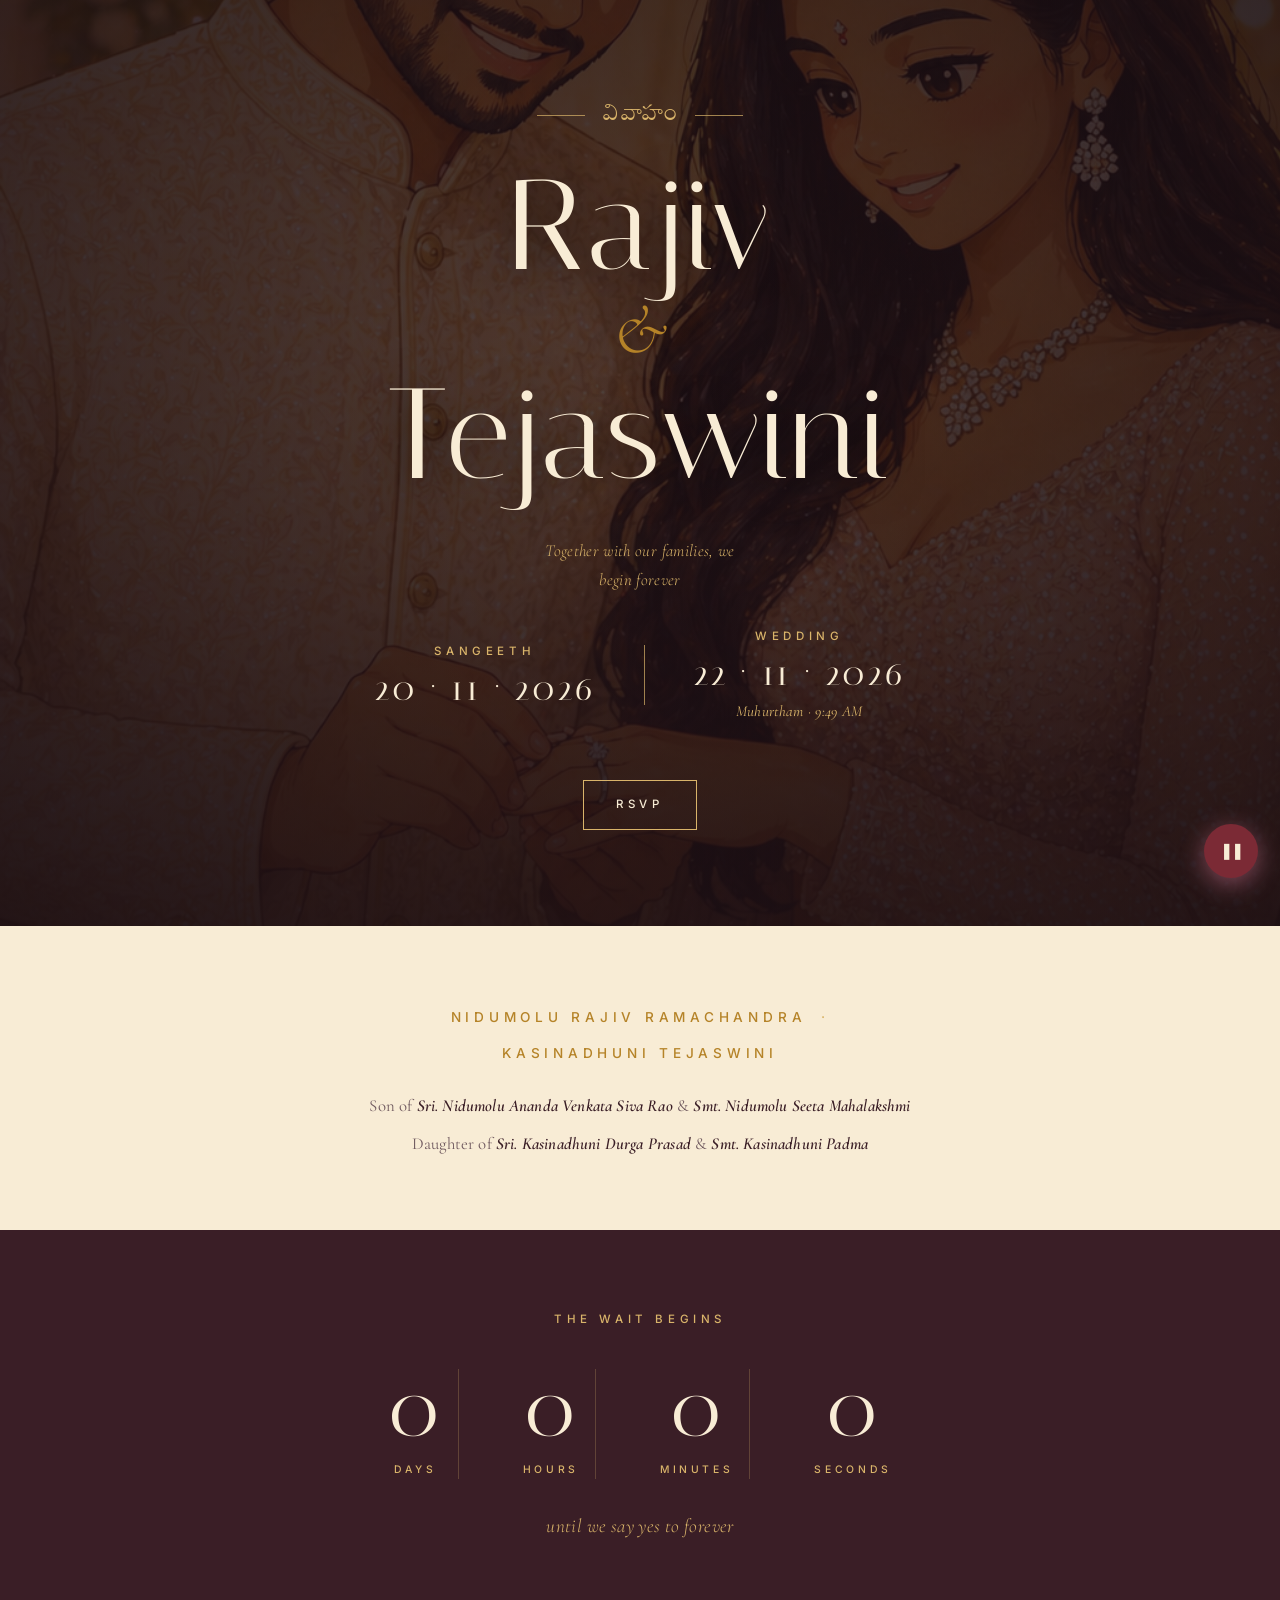
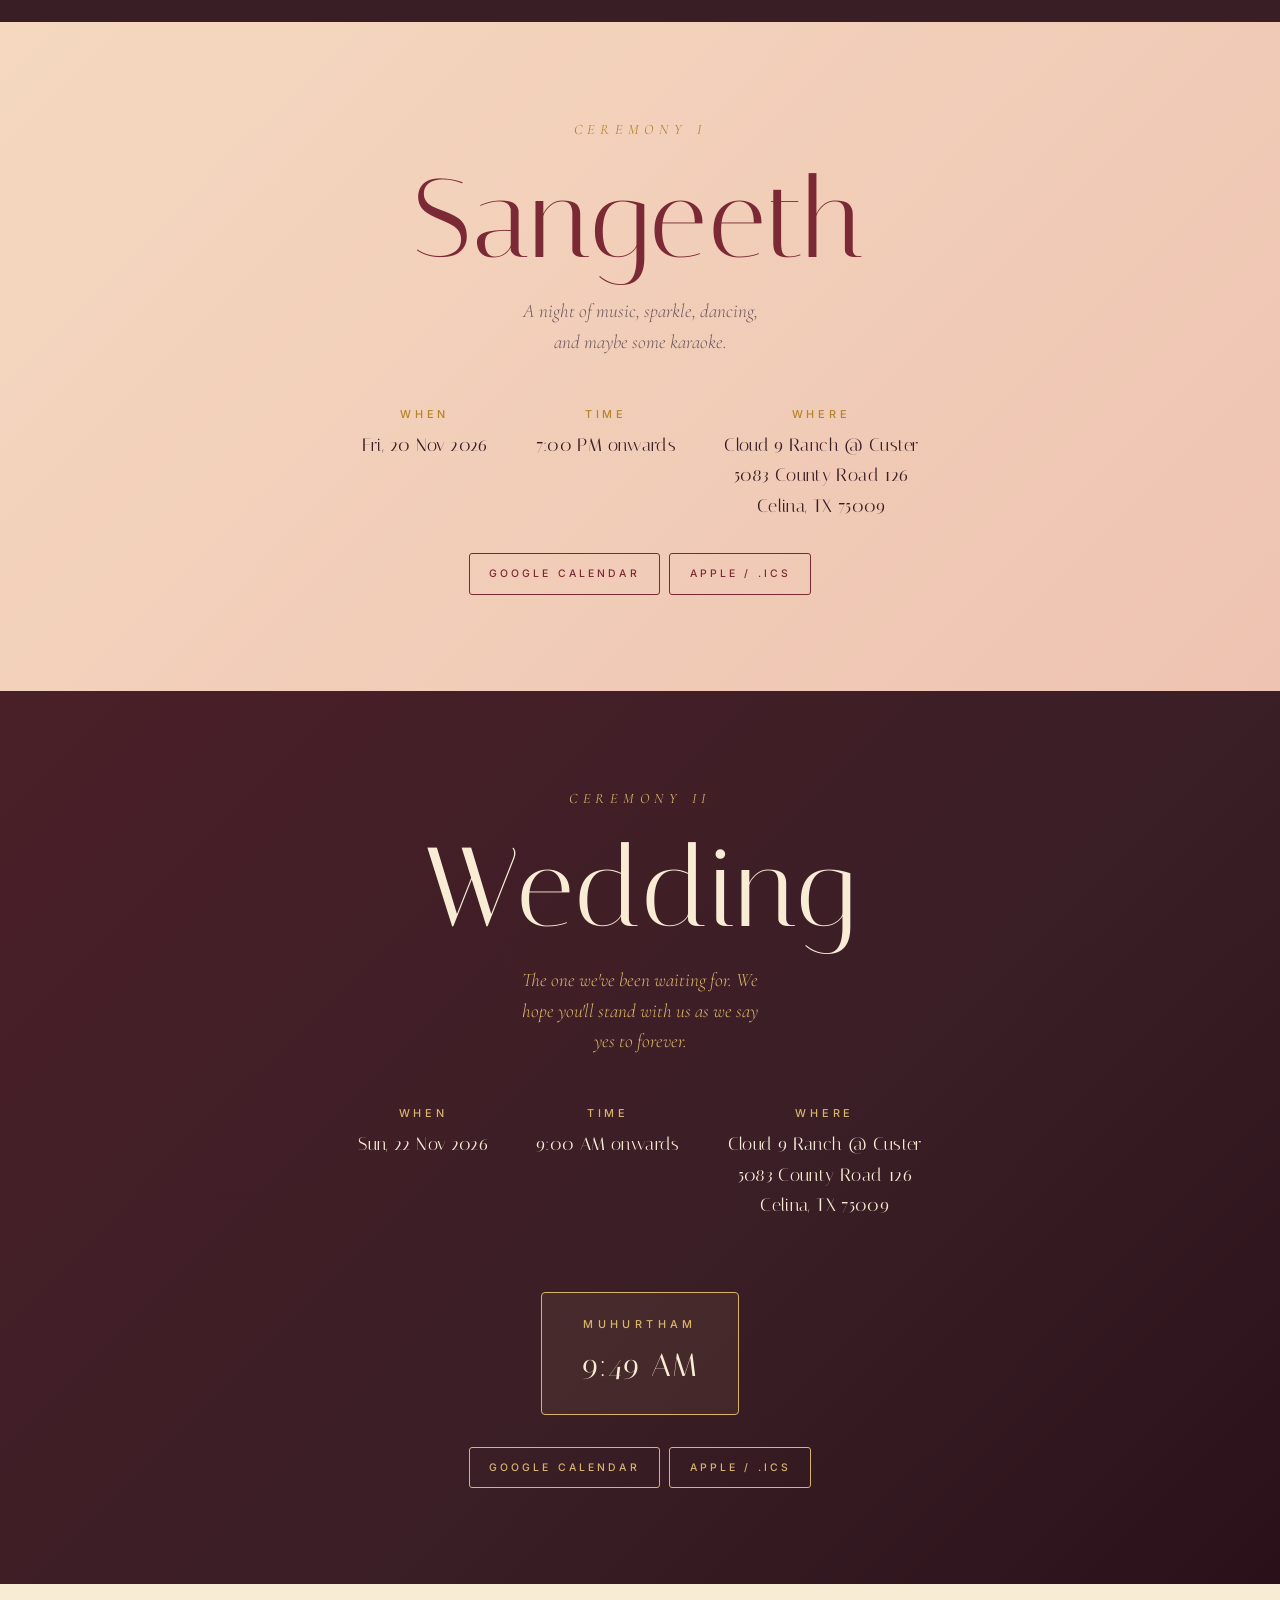
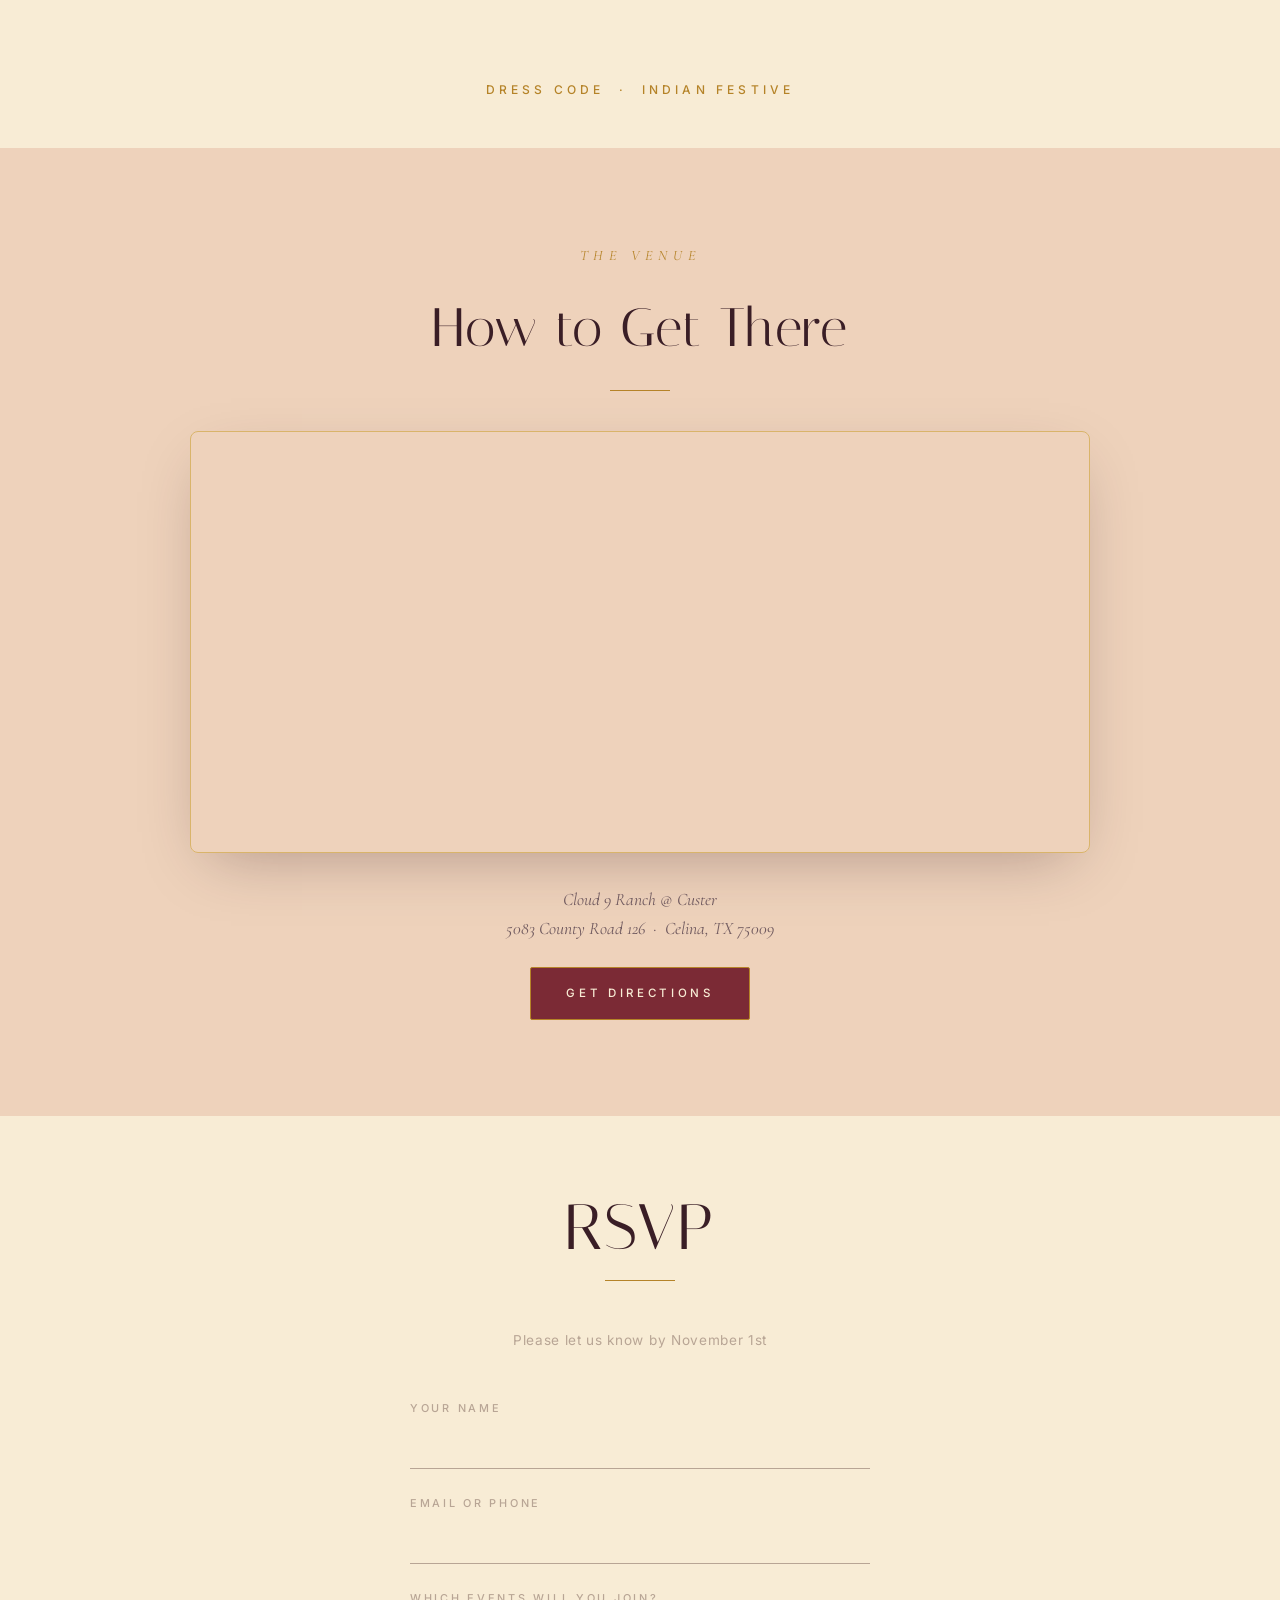
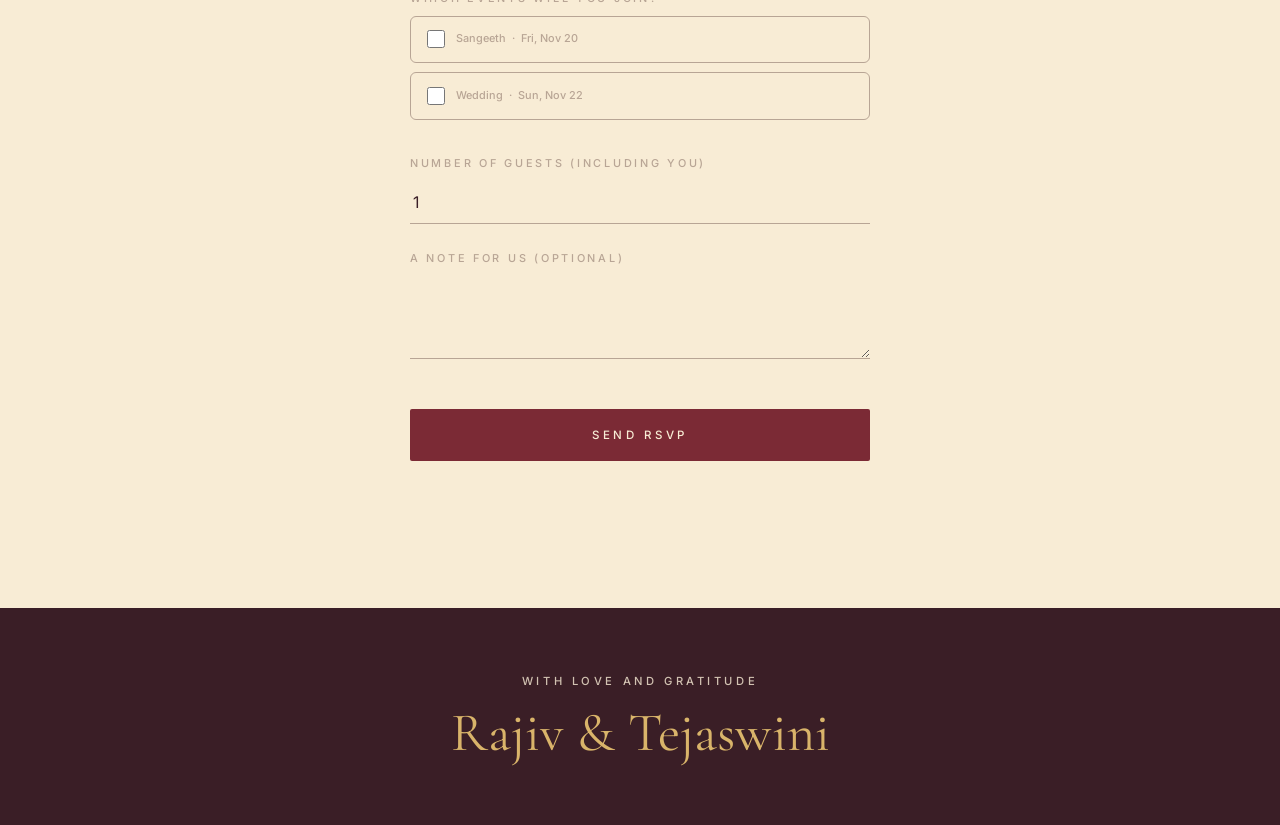
<file: index.html>
<!DOCTYPE html>
<html lang="en">
<head>
  <meta charset="UTF-8" />
  <meta name="viewport" content="width=device-width, initial-scale=1.0" />
  <title>Rajiv &amp; Tejaswini · Wedding</title>
  <meta name="description" content="Join us for our wedding on November 22, 2026" />
  <link rel="preconnect" href="https://fonts.googleapis.com" />
  <link rel="preconnect" href="https://fonts.gstatic.com" crossorigin />
  <link href="https://fonts.googleapis.com/css2?family=Cormorant+Garamond:ital,wght@0,300;0,400;0,500;0,600;1,300;1,400;1,500&family=Italiana&family=Inter:wght@400;500&family=Tiro+Telugu&display=swap" rel="stylesheet" />
  <link rel="stylesheet" href="styles.css" />
</head>
<body>
  <header class="hero">
    <video class="hero-bg" autoplay loop muted playsinline preload="auto" poster="couple.png">
      <source src="wedding.mp4" type="video/mp4" />
    </video>
    <div class="hero-overlay"></div>
    <div class="hero-content">
      <p class="hero-mark"><span class="telugu">వివాహం</span></p>
      <h1 class="names">
        <span>Rajiv</span>
        <span class="amp">&amp;</span>
        <span>Tejaswini</span>
      </h1>
      <p class="invitation">Together with our families, we begin forever</p>
      <div class="hero-dates">
        <div class="hero-date">
          <p class="date-eyebrow">Sangeeth</p>
          <p class="date-value">20 · 11 · 2026</p>
        </div>
        <div class="hero-divider"></div>
        <div class="hero-date">
          <p class="date-eyebrow">Wedding</p>
          <p class="date-value">22 · 11 · 2026</p>
          <p class="muhurtham-note">Muhurtham · 9:49 AM</p>
        </div>
      </div>
      <a class="scroll-cue" href="#rsvp">RSVP</a>
    </div>
  </header>

  <section class="parents-section">
    <div class="parents-inner">
      <p class="full-names">
        <span>Nidumolu Rajiv Ramachandra</span>
        <span class="sep" aria-hidden="true">·</span>
        <span>Kasinadhuni Tejaswini</span>
      </p>
      <div class="parents">
        <p>Son of <em>Sri. Nidumolu Ananda Venkata Siva Rao</em> &amp; <em>Smt. Nidumolu Seeta Mahalakshmi</em></p>
        <p>Daughter of <em>Sri. Kasinadhuni Durga Prasad</em> &amp; <em>Smt. Kasinadhuni Padma</em></p>
      </div>
    </div>
  </section>

  <section class="countdown">
    <p class="countdown-eyebrow">The Wait Begins</p>
    <div class="countdown-grid">
      <div><span id="cd-days">—</span><small>Days</small></div>
      <div><span id="cd-hours">—</span><small>Hours</small></div>
      <div><span id="cd-minutes">—</span><small>Minutes</small></div>
      <div><span id="cd-seconds">—</span><small>Seconds</small></div>
    </div>
    <p class="countdown-caption">until we say yes to forever</p>
  </section>

  <section class="ceremonies">
    <article class="ceremony sangeeth reveal">
      <div class="ceremony-inner">
        <p class="ceremony-numeral">Ceremony I</p>
        <h2 class="ceremony-name">Sangeeth</h2>
        <p class="ceremony-vibe">A night of music, sparkle, dancing, and maybe some karaoke.</p>
        <div class="ceremony-meta">
          <div><span class="meta-label">When</span><span class="meta-value">Fri, 20 Nov 2026</span></div>
          <div><span class="meta-label">Time</span><span class="meta-value">7:00 PM onwards</span></div>
          <div><span class="meta-label">Where</span><span class="meta-value">Cloud 9 Ranch @ Custer<br />5083 County Road 126<br />Celina, TX 75009</span></div>
        </div>
        <div class="add-cal" data-event="sangeeth">
          <a class="cal-btn cal-google" target="_blank" rel="noopener">Google Calendar</a>
          <a class="cal-btn cal-ics">Apple / .ics</a>
        </div>
      </div>
    </article>

    <article class="ceremony wedding reveal">
      <div class="ceremony-inner">
        <p class="ceremony-numeral">Ceremony II</p>
        <h2 class="ceremony-name">Wedding</h2>
        <p class="ceremony-vibe">The one we've been waiting for. We hope you'll stand with us as we say yes to forever.</p>
        <div class="ceremony-meta">
          <div><span class="meta-label">When</span><span class="meta-value">Sun, 22 Nov 2026</span></div>
          <div><span class="meta-label">Time</span><span class="meta-value">9:00 AM onwards</span></div>
          <div><span class="meta-label">Where</span><span class="meta-value">Cloud 9 Ranch @ Custer<br />5083 County Road 126<br />Celina, TX 75009</span></div>
        </div>
        <div class="muhurtham-badge">
          <span class="badge-label">Muhurtham</span>
          <span class="badge-time">9:49 AM</span>
        </div>
        <div class="add-cal" data-event="wedding">
          <a class="cal-btn cal-google" target="_blank" rel="noopener">Google Calendar</a>
          <a class="cal-btn cal-ics">Apple / .ics</a>
        </div>
      </div>
    </article>

    <p class="dress-note">Dress Code &nbsp;·&nbsp; Indian Festive</p>
  </section>

  <section class="map-section">
    <div class="map-inner">
      <p class="map-eyebrow">The Venue</p>
      <h2>How to Get There</h2>
      <div class="map-wrap">
        <iframe
          src="https://www.google.com/maps?q=5083+County+Road+126+Celina+TX+75009&output=embed"
          width="100%" height="420"
          style="border:0"
          allowfullscreen
          loading="lazy"
          referrerpolicy="no-referrer-when-downgrade"
          title="Cloud 9 Ranch @ Custer map"></iframe>
      </div>
      <p class="map-address">Cloud 9 Ranch @ Custer<br />5083 County Road 126 &nbsp;·&nbsp; Celina, TX 75009</p>
      <a class="map-directions" href="https://www.google.com/maps/dir/?api=1&destination=5083+County+Road+126+Celina+TX+75009" target="_blank" rel="noopener">Get Directions</a>
    </div>
  </section>

  <section class="rsvp" id="rsvp">
    <h2 class="reveal">RSVP</h2>
    <p class="rsvp-sub reveal">Please let us know by November 1st</p>
    <form id="rsvp-form" class="reveal" novalidate>
      <label>
        <span>Your Name</span>
        <input type="text" name="name" required />
      </label>
      <label>
        <span>Email or Phone</span>
        <input type="text" name="contact" required />
      </label>
      <fieldset>
        <legend>Which events will you join?</legend>
        <label class="checkbox">
          <input type="checkbox" name="events" value="Sangeeth" />
          <span>Sangeeth &nbsp;·&nbsp; Fri, Nov 20</span>
        </label>
        <label class="checkbox">
          <input type="checkbox" name="events" value="Wedding" />
          <span>Wedding &nbsp;·&nbsp; Sun, Nov 22</span>
        </label>
      </fieldset>
      <label>
        <span>Number of guests (including you)</span>
        <input type="number" name="guests" min="1" max="8" value="1" required />
      </label>
      <label>
        <span>A note for us (optional)</span>
        <textarea name="note" rows="3"></textarea>
      </label>
      <button type="submit">Send RSVP</button>
      <p class="status" id="status" role="status" aria-live="polite"></p>
    </form>
  </section>

  <footer>
    <p>With love and gratitude</p>
    <p class="signoff">Rajiv &amp; Tejaswini</p>
  </footer>

  <audio id="bg-audio" loop preload="auto">
    <source src="song.mp3" type="audio/mpeg" />
  </audio>
  <button id="music-toggle" type="button" aria-label="Play music" title="Play music">
    <span class="music-icon">♪</span>
  </button>


  <script src="script.js"></script>
</body>
</html>
</file>
<file: styles.css>
:root {
  --bg: #f8ecd5;
  --bg-deep: #eed2bb;
  --bg-blue: #e8c4b8;
  --ink: #3a1e26;
  --ink-soft: #705a5f;
  --accent: #7b2a35;
  --accent-soft: #b56d78;
  --blue: #e0b9a6;
  --blue-deep: #b56d78;
  --peach: #e0b9a6;
  --mute: #b8a595;
  --gold: #b58328;
  --gold-soft: #d9b46a;
  --footer-bg: #3a1e26;
}

* { box-sizing: border-box; margin: 0; padding: 0; }

html { scroll-behavior: smooth; }

body {
  font-family: 'Inter', system-ui, -apple-system, sans-serif;
  background: var(--bg);
  color: var(--ink);
  line-height: 1.65;
  font-size: 17px;
  -webkit-font-smoothing: antialiased;
  text-rendering: optimizeLegibility;
}

section, header, footer { padding: 5rem 1.5rem; text-align: center; }

/* HERO — cinematic video background */
.hero {
  position: relative;
  min-height: 100vh;
  display: flex;
  align-items: center;
  justify-content: center;
  padding: 6rem 1.5rem;
  overflow: hidden;
  background: #1a0e13;
}
.hero-bg {
  position: absolute;
  inset: 0;
  width: 100%;
  height: 100%;
  object-fit: cover;
  z-index: 0;
  opacity: 0.55;
  filter: saturate(1.1);
}
.hero-overlay {
  position: absolute;
  inset: 0;
  z-index: 1;
  background:
    radial-gradient(ellipse at center, rgba(58, 30, 38, 0.15) 0%, rgba(26, 14, 19, 0.7) 100%),
    linear-gradient(180deg, rgba(26, 14, 19, 0.35) 0%, rgba(26, 14, 19, 0.75) 100%);
}
.hero-content {
  position: relative;
  z-index: 2;
  text-align: center;
  max-width: 820px;
  color: var(--bg);
}

.hero-mark {
  display: inline-flex;
  align-items: center;
  gap: 1.1rem;
  color: var(--gold-soft);
  margin-bottom: 2rem;
}
.hero-mark::before, .hero-mark::after {
  content: "";
  width: 48px;
  height: 1px;
  background: var(--gold-soft);
  opacity: 0.7;
}
.telugu {
  font-family: 'Tiro Telugu', serif;
  font-size: 1.3rem;
  letter-spacing: 0.02em;
  color: var(--gold-soft);
}

.names {
  font-family: 'Italiana', 'Cormorant Garamond', serif;
  font-style: normal;
  font-weight: 400;
  font-size: clamp(4rem, 11vw, 8rem);
  color: var(--bg);
  line-height: 0.95;
  letter-spacing: 0.02em;
  text-transform: none;
  display: flex;
  flex-direction: column;
  align-items: center;
  gap: 0;
  text-shadow: 0 4px 40px rgba(0, 0, 0, 0.5);
}
.names span {
  display: inline-block;
  opacity: 0;
  filter: blur(8px);
  transform: translateY(10px);
  animation: blurIn 1.4s cubic-bezier(0.22, 1, 0.36, 1) forwards;
}
.names span:nth-child(1) { animation-delay: 0.5s; }
.names span:nth-child(2) { animation-delay: 0.85s; }
.names span:nth-child(3) { animation-delay: 1.15s; }
.names .amp {
  display: block;
  font-family: 'Cormorant Garamond', serif;
  font-style: italic;
  font-weight: 300;
  color: var(--gold);
  font-size: 0.55em;
  margin: 0.15em 0;
  letter-spacing: 0;
  text-transform: none;
}

.parents-section {
  padding: 5rem 1.5rem 4rem;
  text-align: center;
  background: var(--bg);
}
.parents-inner { max-width: 640px; margin: 0 auto; }
.full-names {
  font-size: 0.85rem;
  letter-spacing: 0.35em;
  text-transform: uppercase;
  color: var(--gold);
  font-weight: 500;
  margin-bottom: 1.5rem;
  display: flex;
  flex-wrap: wrap;
  justify-content: center;
  align-items: center;
  gap: 0.9rem;
}
.full-names .sep { color: var(--gold-soft); }
@media (max-width: 640px) {
  .full-names {
    flex-direction: column;
    gap: 0.6rem;
    letter-spacing: 0.28em;
    font-size: 0.75rem;
  }
  .full-names .sep { display: none; }
}
.parents {
  font-family: 'Cormorant Garamond', Georgia, serif;
  font-size: 1.05rem;
  color: var(--ink-soft);
  line-height: 2;
  letter-spacing: 0.01em;
}
.parents p { margin: 0.3rem 0; }
.parents em {
  font-style: italic;
  color: var(--ink);
  font-weight: 600;
}

.invitation {
  color: var(--gold-soft);
  margin: 2.5rem auto 2rem;
  font-size: 1.05rem;
  max-width: 30ch;
  line-height: 1.75;
  font-family: 'Cormorant Garamond', serif;
  font-style: italic;
  font-weight: 300;
  letter-spacing: 0.02em;
}

.hero-dates {
  display: flex;
  align-items: center;
  justify-content: center;
  gap: 3rem;
  margin-top: 2rem;
  flex-wrap: wrap;
}
.hero-date {
  text-align: center;
}
.date-eyebrow {
  font-size: 0.72rem;
  letter-spacing: 0.4em;
  text-transform: uppercase;
  color: var(--gold-soft);
  margin-bottom: 0.5rem;
  font-weight: 500;
}
.date-value {
  font-family: 'Italiana', serif;
  font-size: clamp(1.6rem, 3.2vw, 2.2rem);
  color: var(--bg);
  letter-spacing: 0.08em;
  line-height: 1.1;
}
.muhurtham-note {
  font-family: 'Cormorant Garamond', serif;
  font-style: italic;
  color: var(--gold-soft);
  font-size: 0.95rem;
  margin-top: 0.4rem;
  letter-spacing: 0.02em;
}
.hero-divider {
  width: 1px;
  height: 60px;
  background: var(--gold-soft);
  opacity: 0.7;
}
@media (max-width: 520px) {
  .hero-dates { flex-direction: column; gap: 1.5rem; }
  .hero-divider { width: 40px; height: 1px; }
}

.scroll-cue {
  display: inline-block;
  margin-top: 3.5rem;
  color: var(--bg);
  text-decoration: none;
  letter-spacing: 0.4em;
  font-size: 0.72rem;
  text-transform: uppercase;
  font-weight: 500;
  border: 1px solid var(--gold-soft);
  padding: 0.9rem 2rem;
  transition: all 0.25s;
}
.scroll-cue:hover { background: var(--gold-soft); color: var(--footer-bg); }

/* PHOTO */
.photo {
  padding: 6rem 1.5rem;
  background:
    radial-gradient(ellipse at 30% 50%, var(--bg-deep), transparent 70%),
    radial-gradient(ellipse at 80% 50%, var(--bg-blue), transparent 70%),
    var(--bg);
}
.photo-frame {
  width: min(380px, 80vw);
  aspect-ratio: 3/4;
  margin: 0 auto;
  border-radius: 4px;
  overflow: hidden;
  box-shadow: 0 30px 80px -20px rgba(44, 36, 30, 0.3);
  position: relative;
  background: var(--bg);
}
.photo-frame img,
.photo-frame video { width: 100%; height: 100%; object-fit: cover; display: block; }
.photo-placeholder {
  position: absolute; inset: 0;
  display: none;
  flex-direction: column;
  align-items: center; justify-content: center;
  gap: 0.5rem;
  color: var(--mute);
  font-style: italic;
  text-align: center;
  padding: 2rem;
}
.photo-placeholder code {
  font-family: ui-monospace, Menlo, monospace;
  font-style: normal;
  background: var(--bg);
  padding: 2px 6px;
  border-radius: 3px;
  font-size: 0.85em;
}
.photo-frame.placeholder .photo-placeholder { display: flex; }

/* COUNTDOWN */
.countdown {
  padding: 5rem 1.5rem;
  background: var(--footer-bg);
  color: var(--bg);
  text-align: center;
}
.countdown-eyebrow {
  font-size: 0.72rem;
  letter-spacing: 0.4em;
  text-transform: uppercase;
  color: var(--gold-soft);
  margin-bottom: 2.5rem;
  font-weight: 500;
}
.countdown-grid {
  display: flex;
  justify-content: center;
  gap: clamp(1.2rem, 4vw, 3rem);
  flex-wrap: wrap;
  margin-bottom: 2rem;
}
.countdown-grid > div {
  display: flex;
  flex-direction: column;
  align-items: center;
  min-width: 80px;
  padding: 0 1rem;
  border-right: 1px solid rgba(217, 180, 106, 0.25);
}
.countdown-grid > div:last-child { border-right: none; }
.countdown-grid > div span {
  font-family: 'Italiana', serif;
  font-size: clamp(3rem, 6.5vw, 5rem);
  color: var(--bg);
  line-height: 1;
  letter-spacing: 0.02em;
}
.countdown-grid > div small {
  font-size: 0.65rem;
  letter-spacing: 0.35em;
  text-transform: uppercase;
  color: var(--gold-soft);
  margin-top: 0.8rem;
  font-weight: 500;
}
.countdown-caption {
  font-family: 'Cormorant Garamond', serif;
  font-style: italic;
  font-size: 1.2rem;
  color: var(--gold-soft);
  font-weight: 300;
  letter-spacing: 0.02em;
}

/* ADD TO CALENDAR */
.add-cal {
  display: flex;
  gap: 0.6rem;
  justify-content: center;
  margin-top: 2rem;
  flex-wrap: wrap;
}
.cal-btn {
  display: inline-block;
  padding: 0.7rem 1.2rem;
  font-family: 'Inter', sans-serif;
  font-size: 0.65rem;
  letter-spacing: 0.3em;
  text-transform: uppercase;
  font-weight: 500;
  text-decoration: none;
  border: 1px solid;
  border-radius: 3px;
  cursor: pointer;
  transition: all 0.25s;
}
.ceremony.sangeeth .cal-btn {
  color: var(--accent);
  border-color: var(--accent);
  background: transparent;
}
.ceremony.sangeeth .cal-btn:hover {
  background: var(--accent);
  color: #fff;
}
.ceremony.wedding .cal-btn {
  color: var(--gold-soft);
  border-color: var(--gold-soft);
  background: transparent;
}
.ceremony.wedding .cal-btn:hover {
  background: var(--gold-soft);
  color: var(--footer-bg);
}

/* MAP */
.map-section {
  padding: 6rem 1.5rem;
  background: var(--bg-deep);
  text-align: center;
}
.map-inner { max-width: 900px; margin: 0 auto; }
.map-eyebrow {
  font-family: 'Cormorant Garamond', serif;
  font-style: italic;
  font-size: 0.9rem;
  letter-spacing: 0.4em;
  text-transform: uppercase;
  color: var(--gold);
  margin-bottom: 1rem;
}
.map-section h2 {
  font-family: 'Italiana', serif;
  font-weight: 400;
  font-size: clamp(2.4rem, 5vw, 3.4rem);
  color: var(--ink);
  letter-spacing: 0.02em;
  margin-bottom: 0.5rem;
}
.map-section h2::after {
  content: "";
  display: block;
  width: 60px;
  height: 1px;
  background: var(--gold);
  margin: 1rem auto 2.5rem;
}
.map-wrap {
  border-radius: 8px;
  overflow: hidden;
  box-shadow: 0 20px 60px -20px rgba(58, 30, 38, 0.35);
  margin-bottom: 2rem;
  border: 1px solid var(--gold-soft);
}
.map-wrap iframe { display: block; }
.map-address {
  font-family: 'Cormorant Garamond', serif;
  font-style: italic;
  color: var(--ink-soft);
  font-size: 1.1rem;
  margin-bottom: 1.5rem;
}
.map-directions {
  display: inline-block;
  padding: 1rem 2.2rem;
  background: var(--accent);
  color: var(--bg);
  border: 1px solid var(--gold);
  text-decoration: none;
  letter-spacing: 0.32em;
  text-transform: uppercase;
  font-size: 0.72rem;
  font-weight: 500;
  transition: all 0.25s;
  border-radius: 2px;
}
.map-directions:hover {
  background: var(--footer-bg);
  border-color: var(--gold-soft);
  color: var(--gold-soft);
}

/* CEREMONIES — bold editorial bands */
.ceremonies { padding: 0; }
.ceremony {
  padding: 6rem 1.5rem;
  position: relative;
}
.ceremony-inner {
  max-width: 720px;
  margin: 0 auto;
  text-align: center;
}
.ceremony.sangeeth {
  background: linear-gradient(135deg, #f5d8c0 0%, #eec3b1 100%);
  color: var(--ink);
}
.ceremony.wedding {
  background: linear-gradient(135deg, #4a1f28 0%, #3a1e26 60%, #2a1119 100%);
  color: var(--bg);
}
.ceremony-numeral {
  font-family: 'Cormorant Garamond', serif;
  font-style: italic;
  font-size: 0.9rem;
  letter-spacing: 0.4em;
  text-transform: uppercase;
  color: var(--gold);
  margin-bottom: 1.5rem;
}
.ceremony.wedding .ceremony-numeral { color: var(--gold-soft); }
.ceremony-name {
  font-family: 'Italiana', serif;
  font-size: clamp(4rem, 12vw, 7rem);
  line-height: 0.95;
  letter-spacing: 0.02em;
  margin-bottom: 1.5rem;
  font-weight: 400;
}
.ceremony.sangeeth .ceremony-name { color: var(--accent); }
.ceremony.wedding .ceremony-name { color: var(--bg); }
.ceremony-vibe {
  font-family: 'Cormorant Garamond', serif;
  font-style: italic;
  font-size: 1.2rem;
  line-height: 1.6;
  max-width: 32ch;
  margin: 0 auto 3rem;
  font-weight: 300;
}
.ceremony.sangeeth .ceremony-vibe { color: var(--ink-soft); }
.ceremony.wedding .ceremony-vibe { color: var(--gold-soft); }
.ceremony-meta {
  display: flex;
  justify-content: center;
  gap: 3rem;
  flex-wrap: wrap;
  margin-bottom: 2rem;
}
.ceremony-meta > div {
  display: flex;
  flex-direction: column;
  gap: 0.4rem;
  min-width: 120px;
}
.meta-label {
  font-size: 0.68rem;
  letter-spacing: 0.35em;
  text-transform: uppercase;
  font-weight: 500;
}
.ceremony.sangeeth .meta-label { color: var(--gold); }
.ceremony.wedding .meta-label { color: var(--gold-soft); }
.meta-value {
  font-family: 'Italiana', serif;
  font-size: 1.15rem;
  letter-spacing: 0.02em;
}
.muhurtham-badge {
  display: inline-flex;
  flex-direction: column;
  align-items: center;
  gap: 0.3rem;
  margin-top: 2.5rem;
  padding: 1.4rem 2.5rem;
  border: 1px solid var(--gold-soft);
  border-radius: 4px;
  background: rgba(217, 180, 106, 0.08);
}
.badge-label {
  font-size: 0.68rem;
  letter-spacing: 0.4em;
  text-transform: uppercase;
  color: var(--gold-soft);
  font-weight: 500;
}
.badge-time {
  font-family: 'Italiana', serif;
  font-size: 2rem;
  color: var(--bg);
  letter-spacing: 0.03em;
}
.dress-note {
  text-align: center;
  padding: 3rem 1.5rem;
  background: var(--bg);
  color: var(--gold);
  font-size: 0.75rem;
  letter-spacing: 0.4em;
  text-transform: uppercase;
  font-weight: 500;
  margin: 0;
}

/* MEET US (kept for future use — currently unused) */
.meet {
  padding: 6rem 1.5rem;
  background: var(--bg);
}
.meet { text-align: center; }
.meet-grid {
  max-width: 720px;
  margin: 0 auto;
}
.meet-photo {
  border-radius: 6px;
  overflow: hidden;
  box-shadow: 0 30px 80px -20px rgba(44, 36, 30, 0.3);
}
.meet-photo img { width: 100%; height: auto; display: block; }
.meet-bios { display: flex; flex-direction: column; gap: 2.2rem; text-align: left; }
.bio h3 {
  font-size: 0.7rem;
  letter-spacing: 0.32em;
  text-transform: uppercase;
  color: var(--accent);
  font-weight: 500;
  margin-bottom: 0.5rem;
}
.bio-name {
  font-family: 'Pinyon Script', serif;
  font-size: 2.6rem;
  color: var(--ink);
  line-height: 1;
  margin-bottom: 0.8rem;
}
.bio-text {
  font-family: 'Fraunces', serif;
  font-style: italic;
  font-weight: 300;
  font-size: 1.1rem;
  color: var(--ink-soft);
  line-height: 1.7;
}
@media (max-width: 760px) {
  .meet-grid { grid-template-columns: 1fr; gap: 2.5rem; }
  .meet-photo { max-width: 360px; margin: 0 auto; }
}

/* MESSAGE */
.message { max-width: 580px; margin: 0 auto; }
.message p {
  font-family: 'Cormorant Garamond', Georgia, serif;
  font-size: 1.55rem;
  font-style: italic;
  font-weight: 400;
  color: var(--ink);
  line-height: 1.6;
  letter-spacing: -0.005em;
}
.divider {
  display: flex;
  align-items: center;
  justify-content: center;
  gap: 1rem;
  margin: 2.5rem 0;
}
.divider::before, .divider::after {
  content: "";
  height: 1px;
  width: 50px;
  background: var(--gold);
}
.divider span {
  font-size: 0.9rem;
  color: var(--gold);
}

/* DETAILS */
.details {
  background:
    linear-gradient(135deg, var(--bg-deep), var(--bg-blue));
}
.details h2, .rsvp h2, .meet h2 {
  font-family: 'Italiana', 'Cormorant Garamond', serif;
  font-weight: 400;
  font-size: clamp(2.8rem, 5.5vw, 4rem);
  color: var(--ink);
  margin-bottom: 0.4rem;
  letter-spacing: 0.03em;
  line-height: 1;
}
.details h2::after, .rsvp h2::after, .meet h2::after {
  content: "";
  display: block;
  width: 70px;
  height: 1px;
  background: var(--gold);
  margin: 1.3rem auto 3rem;
}
.detail-grid {
  display: grid;
  grid-template-columns: repeat(auto-fit, minmax(200px, 1fr));
  gap: 3rem;
  max-width: 900px;
  margin: 0 auto;
}
.detail h3 {
  text-transform: uppercase;
  letter-spacing: 0.32em;
  font-size: 0.7rem;
  color: var(--accent);
  margin-bottom: 0.9rem;
  font-weight: 500;
}
.detail p { color: var(--ink-soft); font-size: 1rem; line-height: 1.7; }

/* EVENT CARDS — bold full-width bands */
.event-grid {
  display: flex;
  flex-direction: column;
  gap: 1.5rem;
  max-width: 900px;
  margin: 0 auto;
}
.event-card {
  display: grid;
  grid-template-columns: minmax(140px, 1fr) 2fr;
  align-items: center;
  gap: 2.5rem;
  padding: 2.5rem 3rem;
  border-radius: 6px;
  text-align: left;
  position: relative;
  overflow: hidden;
}
.event-card:nth-child(1) {
  background: linear-gradient(135deg, rgba(155, 58, 58, 0.08), rgba(181, 131, 40, 0.12));
  border-left: 4px solid var(--accent);
}
.event-card:nth-child(2) {
  background: linear-gradient(135deg, rgba(181, 131, 40, 0.12), rgba(155, 58, 58, 0.08));
  border-left: 4px solid var(--gold);
}
.event-eyebrow {
  font-size: 0.68rem;
  letter-spacing: 0.32em;
  text-transform: uppercase;
  color: var(--gold);
  font-weight: 600;
  margin-bottom: 0.4rem;
  grid-column: 1;
  grid-row: 1;
}
.event-card h3 {
  font-family: 'Cormorant Garamond', serif;
  font-style: italic;
  font-size: clamp(2.6rem, 5vw, 3.8rem);
  color: var(--ink);
  font-weight: 400;
  line-height: 0.95;
  grid-column: 1;
  grid-row: 2;
  margin: 0;
}
.event-body {
  grid-column: 2;
  grid-row: 1 / 3;
  border-left: 1px solid var(--gold-soft);
  padding-left: 2.5rem;
}
.event-body p {
  color: var(--ink);
  font-size: 1rem;
  margin: 0.5rem 0;
  font-family: 'Cormorant Garamond', serif;
}
.event-body .event-date {
  font-size: 1.25rem;
  font-weight: 500;
  color: var(--ink);
  margin-bottom: 0.8rem;
}
.event-body .event-time {
  color: var(--ink-soft);
  font-size: 1.1rem;
}
.event-body .event-muhurtham {
  color: var(--accent);
  font-style: italic;
  font-size: 1.15rem;
  font-weight: 500;
}
.event-body .event-place {
  color: var(--ink-soft);
  font-size: 1rem;
  margin-top: 1rem;
  padding-top: 0.8rem;
  border-top: 1px solid var(--gold-soft);
  letter-spacing: 0.15em;
  text-transform: uppercase;
  font-size: 0.75rem;
  font-family: 'Inter', sans-serif;
}
.dress-note {
  text-align: center;
  margin-top: 3rem;
  font-size: 0.75rem;
  letter-spacing: 0.35em;
  text-transform: uppercase;
  color: var(--gold);
  font-weight: 500;
}
@media (max-width: 620px) {
  .event-card {
    grid-template-columns: 1fr;
    gap: 1.2rem;
    padding: 2rem 1.5rem;
  }
  .event-eyebrow, .event-card h3 { text-align: center; grid-column: 1; }
  .event-body {
    grid-column: 1;
    border-left: none;
    padding-left: 0;
    padding-top: 1rem;
    border-top: 1px solid var(--gold-soft);
    text-align: center;
  }
  .event-body .event-place { border-top: none; padding-top: 0.5rem; margin-top: 0.5rem; }
}

/* RSVP */
.rsvp { background: var(--bg); }
.rsvp-sub {
  color: var(--mute);
  margin-bottom: 3rem;
  font-size: 0.85rem;
  letter-spacing: 0.05em;
}
#rsvp-form {
  max-width: 460px;
  margin: 0 auto;
  text-align: left;
  display: flex;
  flex-direction: column;
  gap: 1.6rem;
}
#rsvp-form label > span,
#rsvp-form legend {
  display: block;
  font-size: 0.68rem;
  letter-spacing: 0.25em;
  text-transform: uppercase;
  color: var(--mute);
  margin-bottom: 0.5rem;
  font-weight: 500;
}
#rsvp-form input[type="text"],
#rsvp-form input[type="number"],
#rsvp-form textarea {
  width: 100%;
  border: none;
  border-bottom: 1px solid var(--mute);
  background: transparent;
  font-family: inherit;
  font-size: 1rem;
  color: var(--ink);
  padding: 0.7rem 0.2rem;
  outline: none;
  transition: border-color 0.2s;
}
#rsvp-form input:focus, #rsvp-form textarea:focus {
  border-color: var(--accent);
}
#rsvp-form fieldset { border: none; padding: 0; }
.radio {
  display: inline-flex !important;
  align-items: center;
  gap: 0.5rem;
  margin-right: 1.5rem;
  cursor: pointer;
}
.radio input { accent-color: var(--accent); }
.radio span {
  font-size: 0.95rem;
  color: var(--ink);
  text-transform: none !important;
  letter-spacing: normal !important;
  margin-bottom: 0 !important;
  font-weight: 400;
}

.checkbox {
  display: flex !important;
  align-items: center;
  gap: 0.7rem;
  padding: 0.85rem 1rem;
  border: 1px solid var(--mute);
  border-radius: 6px;
  cursor: pointer;
  margin-bottom: 0.6rem;
  transition: border-color 0.2s, background 0.2s;
}
.checkbox:hover { border-color: var(--accent); background: rgba(178, 84, 81, 0.04); }
.checkbox:has(input:checked) {
  border-color: var(--accent);
  background: rgba(178, 84, 81, 0.08);
}
.checkbox input {
  accent-color: var(--accent);
  width: 18px;
  height: 18px;
  flex-shrink: 0;
}
.checkbox span {
  font-size: 0.98rem;
  color: var(--ink);
  text-transform: none !important;
  letter-spacing: normal !important;
  margin-bottom: 0 !important;
  font-weight: 500;
}
.hint {
  font-family: 'Fraunces', serif;
  font-style: italic;
  color: var(--mute);
  font-size: 0.88rem;
  margin-top: 0.5rem;
  text-align: center;
}
button[type="submit"] {
  background: var(--accent);
  color: var(--bg);
  border: none;
  font-family: inherit;
  font-size: 0.72rem;
  letter-spacing: 0.32em;
  text-transform: uppercase;
  padding: 1.2rem 2rem;
  margin-top: 1rem;
  cursor: pointer;
  transition: background 0.25s, transform 0.2s;
  border-radius: 2px;
  font-weight: 500;
}
button[type="submit"]:hover {
  background: var(--ink);
  transform: translateY(-1px);
}
button[type="submit"]:disabled { opacity: 0.6; cursor: not-allowed; transform: none; }
.status {
  text-align: center;
  font-style: italic;
  color: var(--accent);
  margin-top: 1rem;
  min-height: 1.5em;
  font-family: 'Fraunces', serif;
  font-size: 1.05rem;
}

/* FOOTER */
footer {
  background: var(--footer-bg);
  color: var(--bg);
  padding: 4rem 1.5rem;
}
footer p:first-child {
  font-size: 0.7rem;
  letter-spacing: 0.32em;
  text-transform: uppercase;
  color: var(--bg);
  opacity: 0.8;
  font-weight: 500;
}
.signoff {
  font-family: 'Pinyon Script', 'Cormorant Garamond', serif;
  font-style: normal;
  font-size: 3.4rem;
  margin-top: 1rem;
  color: var(--gold-soft);
  font-weight: 400;
  letter-spacing: 0;
  line-height: 1;
}

/* MUSIC TOGGLE */
#music-toggle {
  position: fixed;
  bottom: 22px;
  right: 22px;
  width: 54px;
  height: 54px;
  border-radius: 50%;
  background: var(--accent);
  color: var(--bg);
  border: none;
  cursor: pointer;
  font-size: 1rem;
  box-shadow: 0 6px 24px rgba(236, 133, 168, 0.45);
  z-index: 200;
  display: flex;
  align-items: center;
  justify-content: center;
  transition: transform 0.25s ease, background 0.25s ease;
}
#music-toggle:hover { transform: scale(1.08); background: var(--blue-deep); }
#music-toggle.playing { animation: musicPulse 2.4s ease-in-out infinite; }
#music-toggle .music-icon { line-height: 1; letter-spacing: -2px; }
@keyframes musicPulse {
  0%, 100% { box-shadow: 0 6px 24px rgba(236, 133, 168, 0.4); }
  50%      { box-shadow: 0 6px 36px rgba(236, 133, 168, 0.8); }
}

/* PETALS */
.petals {
  position: fixed;
  inset: 0;
  pointer-events: none;
  z-index: 1;
  overflow: hidden;
}
.petal {
  position: absolute;
  top: -40px;
  font-size: 1.4rem;
  animation: petalFall linear infinite, petalSway ease-in-out infinite alternate;
  will-change: transform;
}
.petal.pink  { color: var(--accent); }
.petal.blue  { color: var(--blue-deep); }
.petal.peach { color: var(--peach); }
@keyframes petalFall {
  0%   { transform: translateY(-40px) rotate(0deg); }
  100% { transform: translateY(110vh) rotate(540deg); }
}
@keyframes petalSway {
  0%   { margin-left: 0; }
  100% { margin-left: 30px; }
}

/* ANIMATIONS */
@keyframes fadeUp {
  from { opacity: 0; transform: translateY(20px); }
  to { opacity: 1; transform: translateY(0); }
}
@keyframes blurIn {
  to { opacity: 1; filter: blur(0); transform: translateY(0); }
}
@keyframes floatSoft {
  0%, 100% { transform: translateY(0); }
  50% { transform: translateY(-10px); }
}
@keyframes shimmer {
  0%, 100% { opacity: 0.85; }
  50% { opacity: 1; }
}

/* Hero stagger fade-up (excluding names which have their own blur-in) */
.hero > .hero-mark,
.hero > .full-names,
.hero > .parents,
.hero > .invitation,
.hero > .date-block,
.hero > .scroll-cue {
  opacity: 0;
  animation: fadeUp 1.1s cubic-bezier(0.22, 1, 0.36, 1) forwards;
}
.hero > .hero-mark    { animation-delay: 0.1s; }
.hero > .full-names   { animation-delay: 1.55s; }
.hero > .parents      { animation-delay: 1.8s; }
.hero > .invitation   { animation-delay: 2.05s; }
.hero > .date-block   { animation-delay: 2.3s; }
.hero > .scroll-cue   { animation-delay: 2.6s; }

.scroll-cue { animation-name: fadeUp, shimmer; animation-duration: 1.1s, 2.4s; animation-iteration-count: 1, infinite; animation-delay: 2.45s, 3.5s; }

/* Photo gentle float */
.photo-frame {
  animation: floatSoft 7s ease-in-out infinite;
}

/* Scroll-triggered reveal */
.reveal {
  opacity: 0;
  transform: translateY(30px);
  transition: opacity 1.1s cubic-bezier(0.22, 1, 0.36, 1), transform 1.1s cubic-bezier(0.22, 1, 0.36, 1);
  transition-delay: var(--delay, 0s);
}
.reveal.in-view {
  opacity: 1;
  transform: translateY(0);
}

@media (prefers-reduced-motion: reduce) {
  *, *::before, *::after {
    animation-duration: 0.001s !important;
    transition-duration: 0.001s !important;
  }
  .reveal { opacity: 1; transform: none; }
  .names span { opacity: 1; filter: none; transform: none; }
}

@media (max-width: 600px) {
  body { font-size: 16px; }
  section, header, footer { padding: 4rem 1.25rem; }
  .photo { padding: 4rem 1.25rem; }
  .hero-mark::before, .hero-mark::after { width: 24px; }
  .detail-grid { gap: 2rem; }
}
</file>
